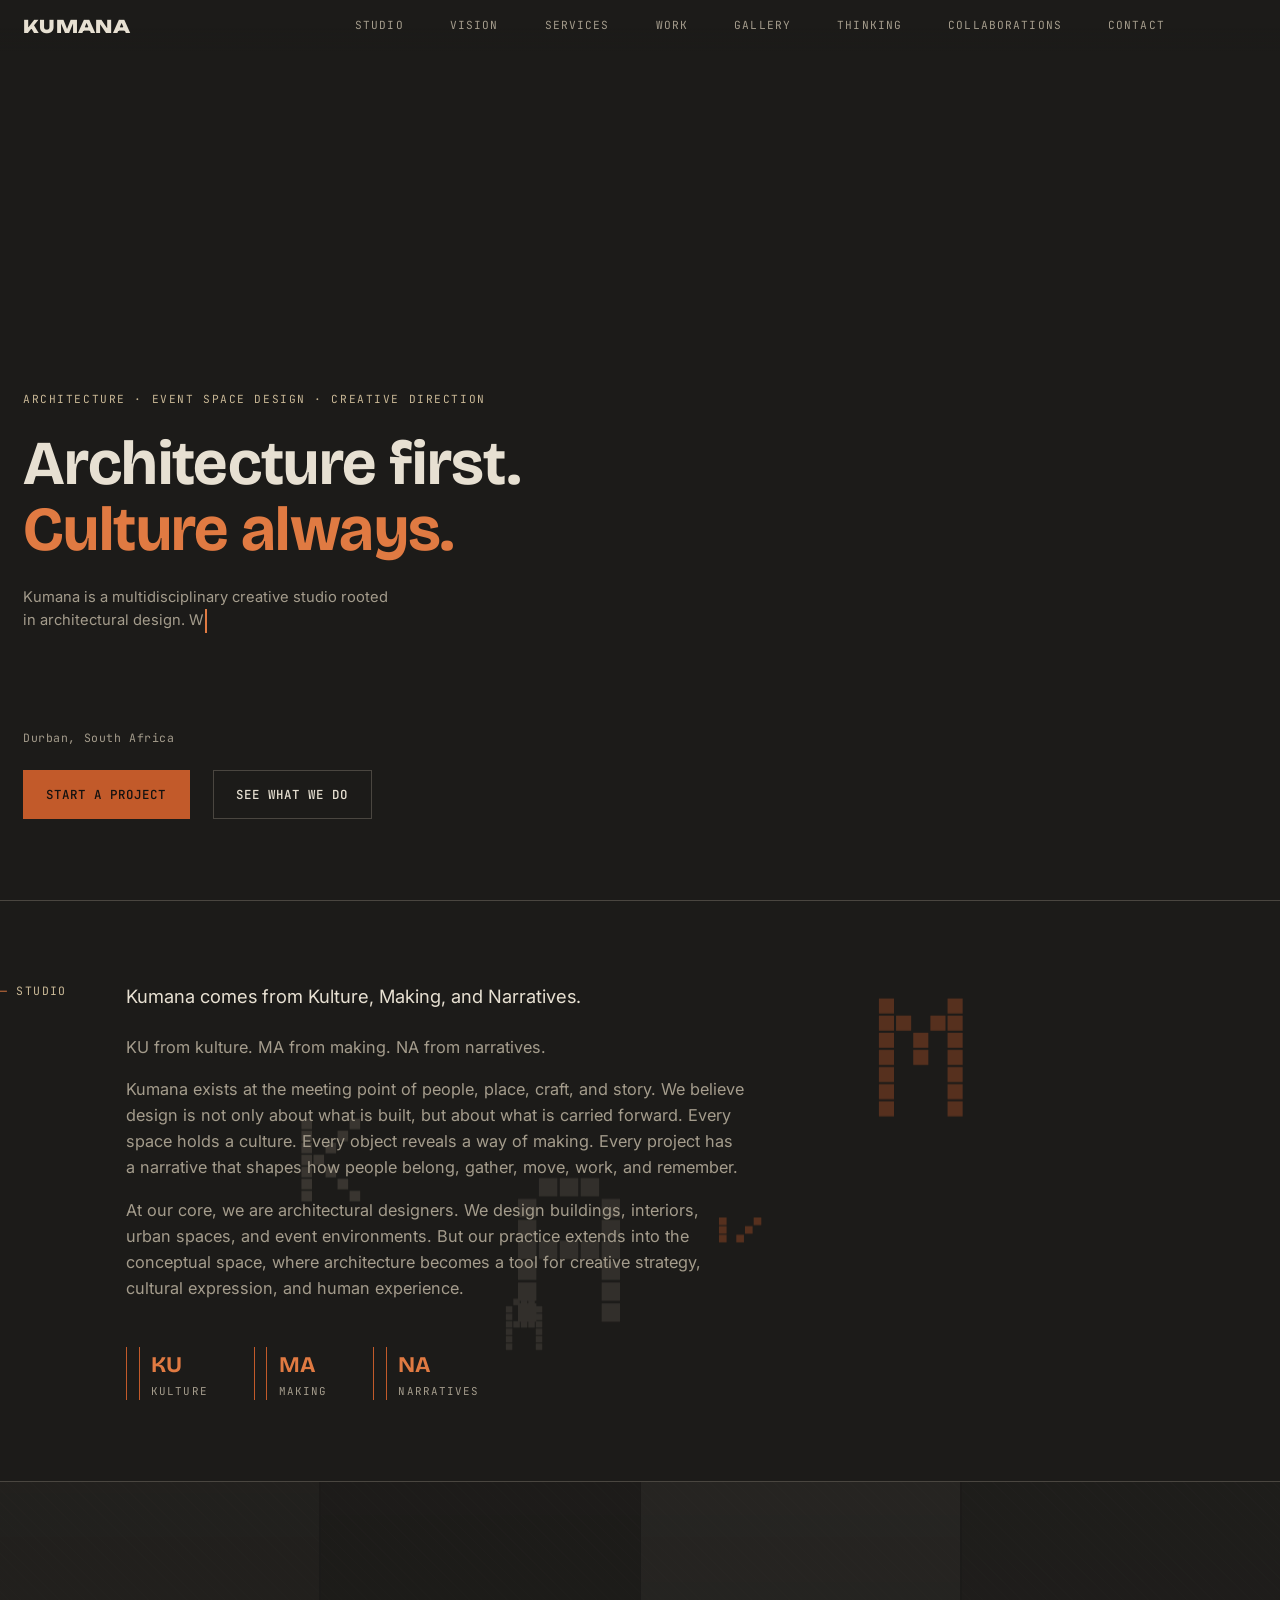
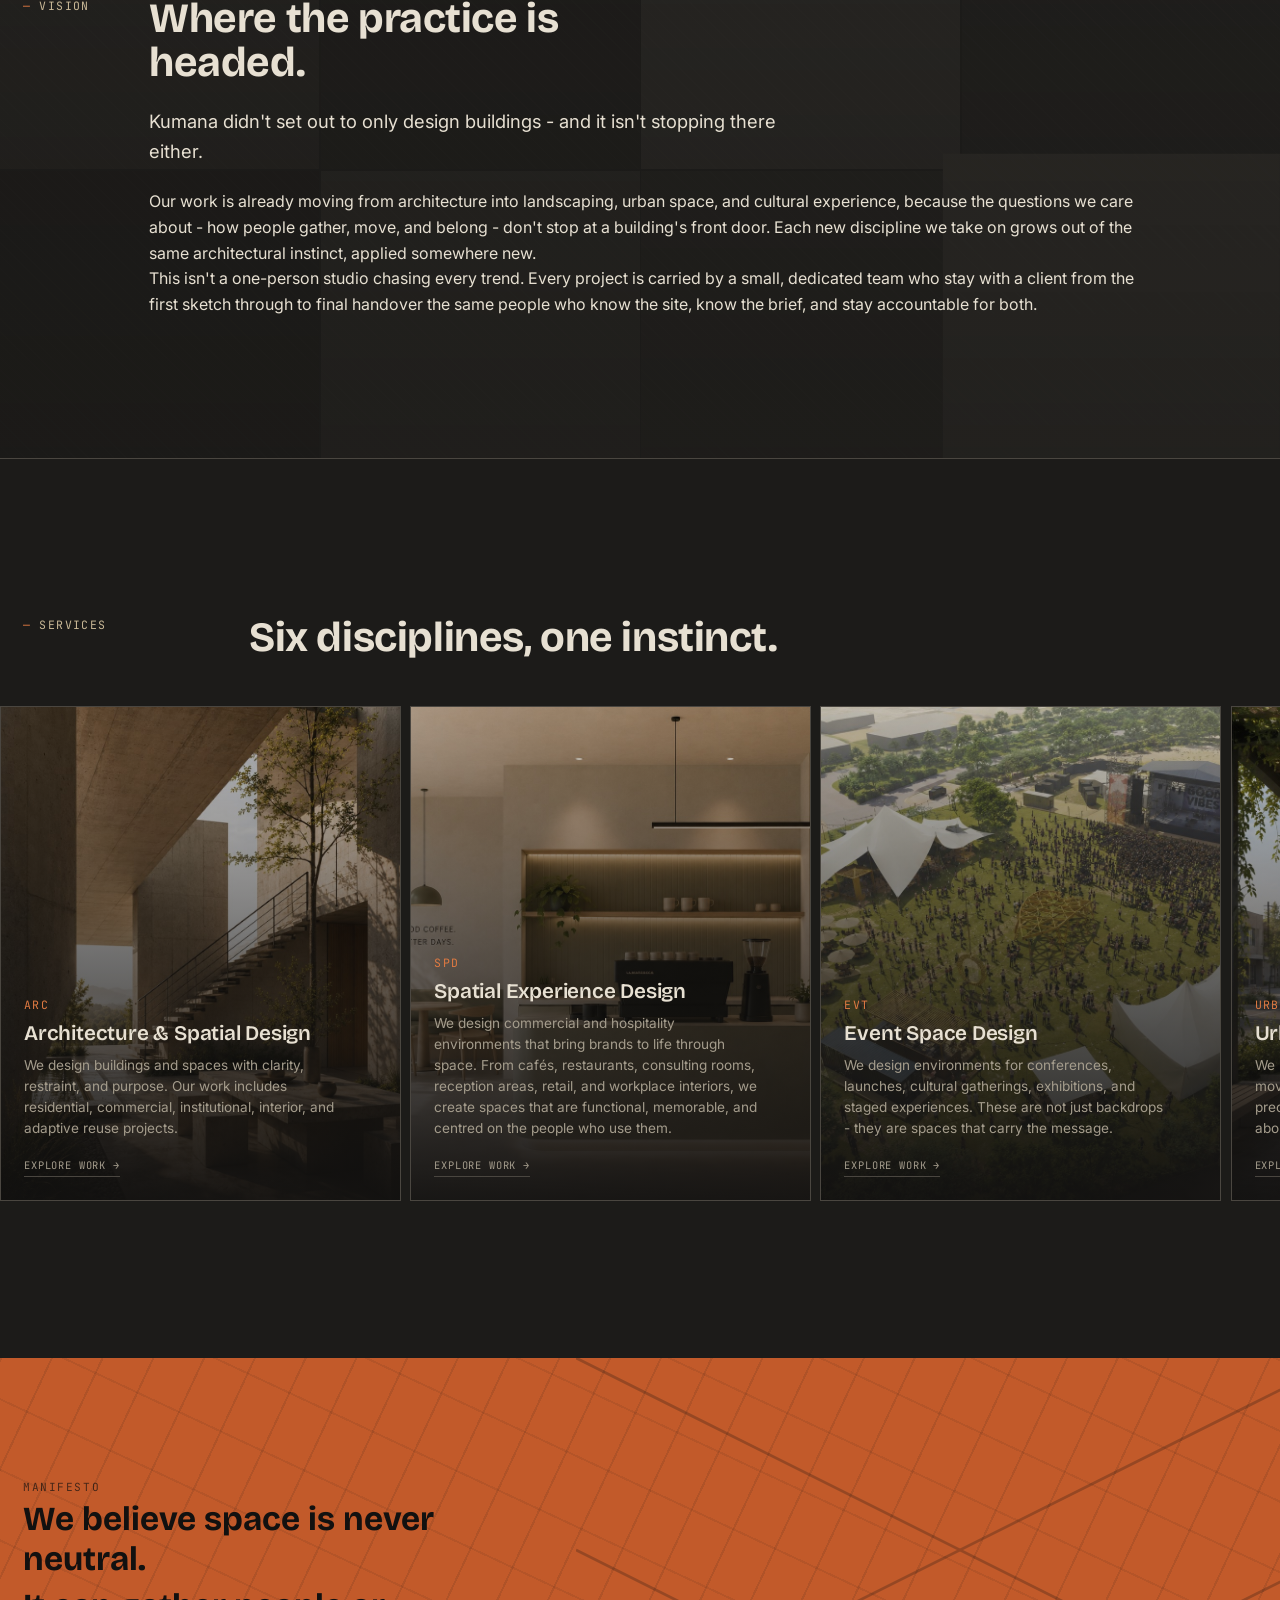
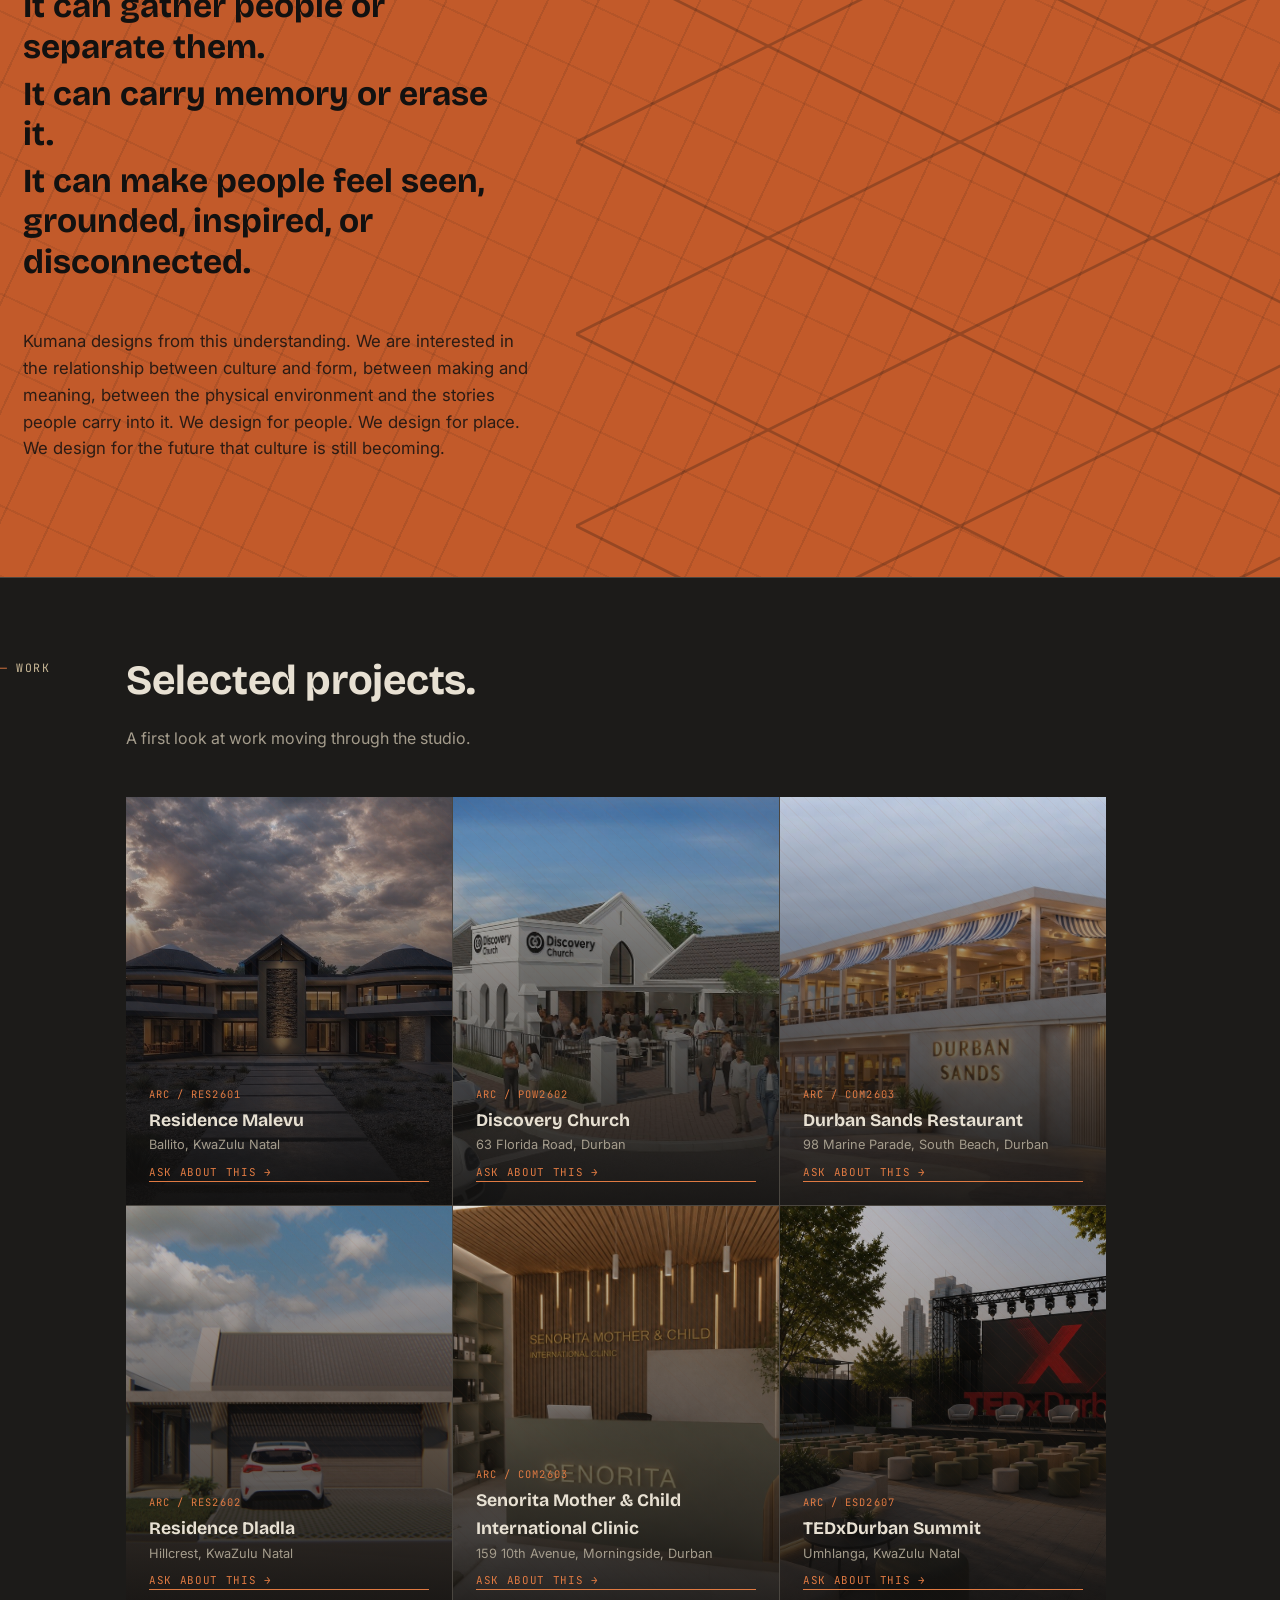
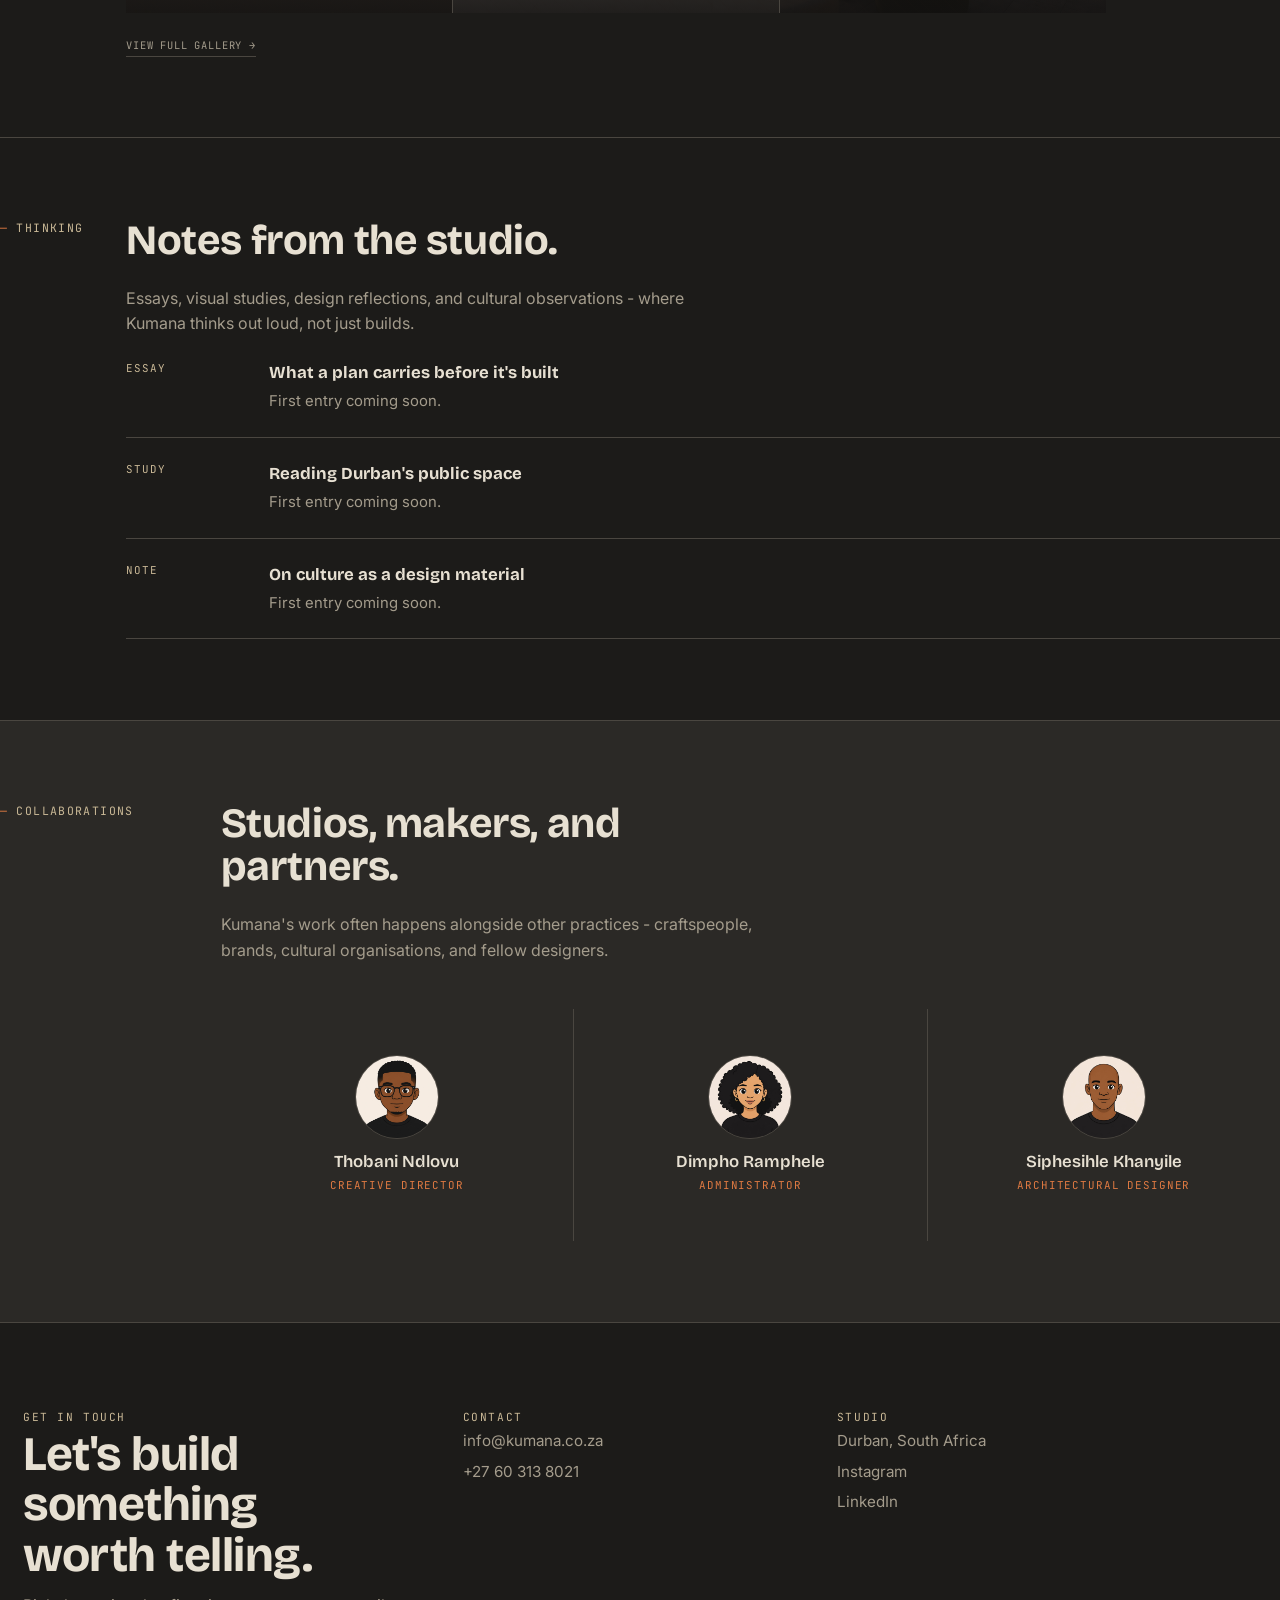
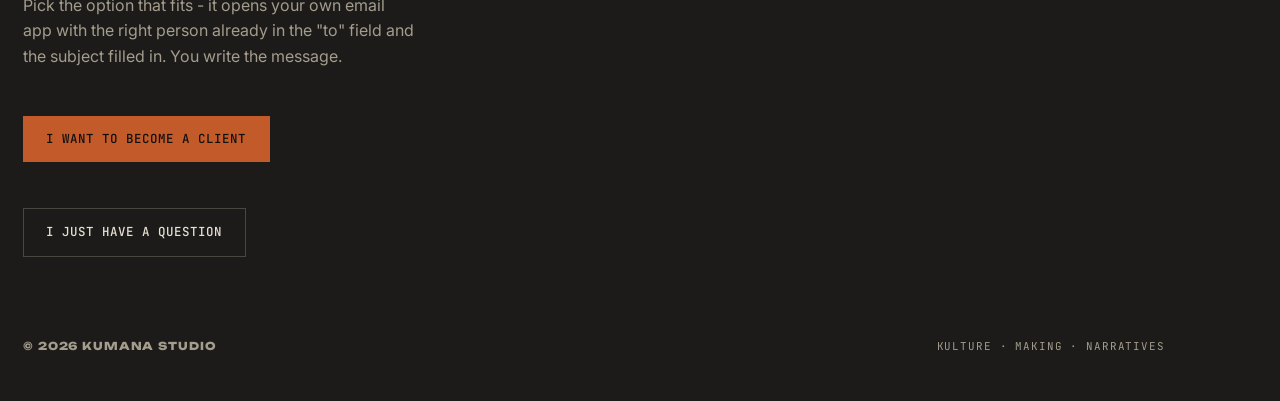
<file: index.html>
<!DOCTYPE html>
<html lang="en">
<head>
<meta charset="UTF-8">
<meta name="viewport" content="width=device-width, initial-scale=1.0">
<title>Kumana - Multidisciplinary Studio Rooted in Architecture</title>
<meta name="description" content="Kumana is a multidisciplinary creative studio rooted in architectural design, working across architecture, urban design, event spaces, creative direction, spatial experience design, and objects. Our name comes from Culture, Making, and Narratives.">
<link rel="preconnect" href="https://fonts.googleapis.com">
<link rel="preconnect" href="https://fonts.gstatic.com" crossorigin>
<link href="https://fonts.googleapis.com/css2?family=Bricolage+Grotesque:opsz,wght@12..96,400;12..96,500;12..96,600;12..96,700;12..96,800&family=Inter:wght@400;500;600&family=JetBrains+Mono:wght@400;500&family=Unbounded:wght@700;800;900&display=swap" rel="stylesheet">
<link rel="stylesheet" href="style.css">
</head>
<body> 

<div class="blueprint-grid" aria-hidden="true"></div>

<!-- flowing architectural contour lines behind entire page -->
<svg class="flow-svg" viewBox="0 0 1200 4000" preserveAspectRatio="none" aria-hidden="true">
  <path class="fl-rust" d="M -50 200 C 200 100, 400 350, 650 220 S 1100 100, 1250 260" />
  <path class="fl-stone" d="M -50 640 C 250 780, 500 520, 780 680 S 1150 820, 1250 700" />
  <path class="fl-rust" d="M -50 1200 C 300 1050, 550 1350, 820 1180 S 1150 1000, 1250 1150" />
  <path class="fl-stone" d="M -50 1750 C 260 1900, 520 1650, 800 1820 S 1150 1980, 1250 1850" />
  <path class="fl-rust" d="M -50 2300 C 280 2150, 560 2420, 830 2260 S 1150 2100, 1250 2240" />
  <path class="fl-stone" d="M -50 2850 C 250 3000, 540 2760, 810 2920 S 1150 3060, 1250 2940" />
  <path class="fl-rust" d="M -50 3400 C 300 3250, 560 3520, 830 3360 S 1150 3200, 1250 3340" />
</svg>

<header>
  <div class="wrap header-inner">
    <div class="mark logo-font">KUMANA</div>
    <nav>
      <a href="#studio">Studio</a>
      <a href="#vision">Vision</a>
      <a href="#services">Services</a>
      <a href="#work">Work</a>
      <a href="gallery.html">Gallery</a>
      <a href="#thinking">Thinking</a>
      <a href="#collaborations">Collaborations</a>
      <a href="#contact">Contact</a>
    </nav>
  </div>
</header>

<main>

  <!-- HERO -->
  <section class="hero">
    <div class="hero-bg" aria-hidden="true">
      <video autoplay muted loop playsinline>
        <source src="images/hero-loop.mp4" type="video/mp4">
      </video>
    </div>
    <div class="hero-overlay" aria-hidden="true"></div>

    <div class="wrap">
      <div class="hero-copy">
        <span class="label">Architecture · Event Space Design · Creative Direction</span>
        <h1>Architecture first. <span class="pop">Culture always.</span></h1>
        <p class="deck"><span id="deck-text"></span><span class="deck-cursor">&nbsp;</span></p>
        <p class="coords">Durban, South Africa</p>
        <div class="cta-row">
          <a class="cta-btn" href="mailto:clients@kumana.studio?subject=New%20Project%20Enquiry">Start a project</a>
          <a class="cta-btn ghost" href="#services">See what we do</a>
        </div>
      </div>
    </div>
  </section> 

  <!-- STUDIO / ABOUT -->
  <section id="studio" class="legend-section wrap about">
    <div class="about-bg" aria-hidden="true">
      <canvas id="kumana-canvas"></canvas>
    </div>
    <div class="legend-grid">
      <div class="tag">Studio</div>
      <div>
        <p class="lede">Kumana comes from Kulture, Making, and Narratives.</p>
        <p>KU from kulture. MA from making. NA from narratives.</p>
        <p>Kumana exists at the meeting point of people, place, craft, and story. We believe design is not only about what is built, but about what is carried forward. Every space holds a culture. Every object reveals a way of making. Every project has a narrative that shapes how people belong, gather, move, work, and remember.</p>
        <p>At our core, we are architectural designers. We design buildings, interiors, urban spaces, and event environments. But our practice extends into the conceptual space, where architecture becomes a tool for creative strategy, cultural expression, and human experience.</p>
        <div class="name-breakdown">
          <div><div class="syll">KU</div><div class="mean">kulture</div></div>
          <div><div class="syll">MA</div><div class="mean">Making</div></div>
          <div><div class="syll">NA</div><div class="mean">Narratives</div></div>
        </div>
      </div>
    </div>
  </section>

  <!-- VISION -->
  <section id="vision" class="vision-section">
    <div class="vision-bg" aria-hidden="true">
      <!-- 8 photo tiles — replace each with a real project/team photo when you have them -->
      <div class="photo-tile"><span></span></div>
      <div class="photo-tile"><span></span></div>
      <div class="photo-tile"><span></span></div>
      <div class="photo-tile"><span></span></div>
      <div class="photo-tile"><span></span></div>
      <div class="photo-tile"><span></span></div>
      <div class="photo-tile"><span></span></div>
      <div class="photo-tile"><span></span></div>
    </div>
    <div class="vision-overlay" aria-hidden="true"></div>
    <div class="wrap">
      <div class="legend-grid">
        <div class="tag">Vision</div>
        <div>
          <h2 class="section-title">Where the practice is headed.</h2>
          <p class="vision-lede">Kumana didn't set out to only design buildings - and it isn't stopping there either.</p>
          <p>Our work is already moving from architecture into landscaping, urban space, and cultural experience, because the questions we care about - how people gather, move, and belong - don't stop at a building's front door. Each new discipline we take on grows out of the same architectural instinct, applied somewhere new.</p>
          <p>This isn't a one-person studio chasing every trend. Every project is carried by a small, dedicated team who stay with a client from the first sketch through to final handover the same people who know the site, know the brief, and stay accountable for both.</p>
          <a class="enquire" href="#collaborations">See who you'll be working with →</a>
        </div>
      </div>
    </div>
  </section>

  <!-- SERVICES -->
  <section id="services" class="services-section">
    <div class="wrap services-header">
      <div class="tag">Services</div>
      <div class="services-header-right">
        <h2 class="section-title">Six disciplines, one instinct.</h2>
      </div>
    </div>
      <div class="carousel-outer">
        <div class="svc-card" style="--card-bg: url('images/arc-bg.jpg')">
          <div class="svc-card-inner">
            <span class="code">ARC</span>
            <h3>Architecture &amp; Spatial Design</h3>
            <p>We design buildings and spaces with clarity, restraint, and purpose. Our work includes residential, commercial, institutional, interior, and adaptive reuse projects.</p>
            <a class="svc-link" href="work/architecture.html">Explore work →</a>
          </div>
        </div>

        <div class="svc-card" style="--card-bg: url('images/spd-bg.jpg')">
          <div class="svc-card-inner">
            <span class="code">SPD</span>
            <h3>Spatial Experience Design</h3>
            <p>We design commercial and hospitality environments that bring brands to life through space. From cafés, restaurants, consulting rooms, reception areas, retail, and workplace interiors, we create spaces that are functional, memorable, and centred on the people who use them.</p>
            <a class="svc-link" href="work/spatial-experience.html">Explore work →</a>
          </div>
        </div>

        <div class="svc-card" style="--card-bg: url('images/evt-bg.jpg')">
          <div class="svc-card-inner">
            <span class="code">EVT</span>
            <h3>Event Space Design</h3>
            <p>We design environments for conferences, launches, cultural gatherings, exhibitions, and staged experiences. These are not just backdrops - they are spaces that carry the message.</p>
            <a class="svc-link" href="work/events.html">Explore work →</a>
          </div>
        </div>

        <div class="svc-card" style="--card-bg: url('images/urb-bg.jpg')">
          <div class="svc-card-inner">
            <span class="code">URB</span>
            <h3>Urban &amp; Public Space Thinking</h3>
            <p>We help imagine places that serve people, movement, memory, and community. From precinct concepts to public realm ideas, we think about how space shapes civic life.</p>
            <a class="svc-link" href="work/urban.html">Explore work →</a>
          </div>
        </div>

        <div class="svc-card" style="--card-bg: url('images/dir-bg.jpg')">
          <div class="svc-card-inner">
            <span class="code">DIR</span>
            <h3>Creative Direction &amp; Concept Design</h3>
            <p>We work with organizations, brands, and cultural platforms to shape visual and spatial concepts, including campaign ideas, brand experiences, installations, and design-led storytelling.</p>
            <a class="svc-link" href="work/direction.html">Explore work →</a>
          </div>
        </div>

        <div class="svc-card" style="--card-bg: url('images/obj-bg.jpg')">
          <div class="svc-card-inner">
            <span class="code">OBJ</span>
            <h3>Furniture, Objects &amp; Installations</h3>
            <p>We explore smaller-scale design through objects, furniture, and installations that extend the language of architecture into everyday life.</p>
            <a class="svc-link" href="work/objects.html">Explore work →</a>
          </div>
        </div>

      </div>
  </section>

  <!-- MANIFESTO -->
  <section class="manifesto">
    <svg class="truss" viewBox="0 0 400 600" preserveAspectRatio="none" aria-hidden="true">
      <g stroke="#121110" stroke-width="1.5" fill="none" opacity="0.5">
        <path d="M0 0 L400 200 M0 100 L400 300 M0 200 L400 400 M0 300 L400 500 M0 400 L400 600" />
        <path d="M400 0 L0 200 M400 100 L0 300 M400 200 L0 400 M400 300 L0 500 M400 400 L0 600" />
      </g>
    </svg>
    <div class="wrap">
      <span class="label">Manifesto</span>
      <div class="m-lines">
        <p>We believe space is never neutral.</p>
        <p>It can gather people or separate them.</p>
        <p>It can carry memory or erase it.</p>
        <p>It can make people feel seen, grounded, inspired, or disconnected.</p>
      </div>
      <p class="m-close">Kumana designs from this understanding. We are interested in the relationship between culture and form, between making and meaning, between the physical environment and the stories people carry into it. We design for people. We design for place. We design for the future that culture is still becoming.</p>
    </div>
  </section>

  <!-- WORK -->
  <section id="work" class="legend-section wrap">
    <div class="legend-grid work-legend-grid">
      <div class="tag">Work</div>
      <div class="work-content">
        <h2 class="section-title">Selected projects.</h2>
        <p style="color:var(--stone-dim); max-width:50ch;">A first look at work moving through the studio.</p>
        <div class="work-grid">
          <div class="work-item"><img src="images/arc-res2601-Residence-Malevu.jpg" alt="Modern residence project"><span class="wcode">ARC / RES2601</span><h4>Residence Malevu</h4><span class="status">Ballito, KwaZulu Natal</span><a class="w-enquire" href="mailto:clients@kumana.studio?subject=Enquiry%3A%20Project%20ARC%2FRES2601">Ask about this →</a></div>
          <div class="work-item"><img src="images/arc-pow2602-Discovery-church.jpg" alt="Discovery Church project"><span class="wcode">ARC / POW2602</span><h4>Discovery Church</h4><span class="status">63 Florida Road, Durban</span><a class="w-enquire" href="mailto:clients@kumana.studio?subject=Enquiry%3A%20Project%20ARC%2FPOW2602">Ask about this →</a></div>
          <div class="work-item"><img src="images/arc-com2603-durban-sands.jpg" alt="Durban Sands project"><span class="wcode">ARC / COM2603</span><h4>Durban Sands Restaurant</h4><span class="status">98 Marine Parade, South Beach, Durban</span><a class="w-enquire" href="mailto:clients@kumana.studio?subject=Enquiry%3A%20Project%20ARC%2FCOM2603">Ask about this →</a></div>
          <div class="work-item"><img src="images/arc-res2602-Residence-Dladla.jpg" alt="Residence Dladla project"><span class="wcode">ARC / RES2602</span><h4>Residence Dladla</h4><span class="status">Hillcrest, KwaZulu Natal</span><a class="w-enquire" href="mailto:clients@kumana.studio?subject=Enquiry%3A%20Project%20ARC%2FRES2602">Ask about this →</a></div>
          <div class="work-item"><img src="images/arc-com2603-Senorita-Mother-&-child-international-clinic.jpg" alt="Senorita Mother & Child International Clinic project"><span class="wcode">ARC / COM2603</span><h4>Senorita Mother & Child International Clinic</h4><span class="status">159 10th Avenue, Morningside, Durban</span><a class="w-enquire" href="mailto:clients@kumana.studio?subject=Enquiry%3A%20Project%20ARC%2FCOM2603">Ask about this →</a></div>
          <div class="work-item"><img src="images/arc-esd2607-TEDxDurban-Summit.jpg" alt="TEDxDurban Summit project"><span class="wcode">ARC / ESD2607</span><h4>TEDxDurban Summit</h4><span class="status">Umhlanga, KwaZulu Natal</span><a class="w-enquire" href="mailto:clients@kumana.studio?subject=Enquiry%3A%20Project%20ARC%2FESD2607">Ask about this →</a></div>
        </div>
        <a class="svc-link" style="display:inline-block; margin-top:var(--space-s);" href="gallery.html">View full gallery →</a>
      </div>
    </div>
  </section>

  <!-- THINKING -->
  <section id="thinking" class="legend-section wrap">
    <div class="legend-grid">
      <div class="tag">Thinking</div>
      <div>
        <h2 class="section-title">Notes from the studio.</h2>
        <p style="color:var(--stone-dim); max-width:56ch; margin-bottom:var(--space-s);">Essays, visual studies, design reflections, and cultural observations - where Kumana thinks out loud, not just builds.</p>
        <div class="thinking-list">
          <div class="thinking-item">
            <span class="t-tag">Essay</span>
            <div><h4>What a plan carries before it's built</h4><p>First entry coming soon.</p></div>
          </div>
          <div class="thinking-item">
            <span class="t-tag">Study</span>
            <div><h4>Reading Durban's public space</h4><p>First entry coming soon.</p></div>
          </div>
          <div class="thinking-item">
            <span class="t-tag">Note</span>
            <div><h4>On culture as a design material</h4><p>First entry coming soon.</p></div>
          </div>
        </div>
      </div>
    </div>
  </section>

  <!-- COLLABORATIONS -->
  <section id="collaborations" class="legend-section wrap collab hatch">
    <div class="legend-grid">
      <div class="tag">Collaborations</div>
      <div>
        <h2 class="section-title">Studios, makers, and partners.</h2>
        <p style="color:var(--stone-dim); max-width:56ch; margin-bottom:var(--space-s);">Kumana's work often happens alongside other practices - craftspeople, brands, cultural organisations, and fellow designers.</p>
        <div class="collab-grid">
          <div class="collab-cell">
            <div class="collab-photo"><img src="images/thobani-ndlovu.jpg" alt=""></div>
            <div>
              <div class="collab-name">Thobani Ndlovu</div>
              <div class="collab-role">Creative Director</div>
            </div>
          </div>
          <div class="collab-cell">
            <div class="collab-photo"><img src="images/dimpho-ramphele.jpg" alt=""></div>
            <div>
              <div class="collab-name">Dimpho Ramphele</div>
              <div class="collab-role">Administrator</div>
            </div>
          </div>
          <div class="collab-cell">
            <div class="collab-photo"><img src="images/siphesihle-khanyile.jpg" alt=""></div>
            <div>
              <div class="collab-name">Siphesihle Khanyile</div>
              <div class="collab-role">Architectural Designer</div>
            </div>
          </div>
        </div>
      </div>
    </div>
  </section>

  <!-- CONTACT -->
  <footer id="contact" class="wrap">
    <div class="foot-grid">
      <div>
        <span class="label">Get in touch</span>
        <h2>Let's build something worth telling.</h2>
        <p style="color:var(--stone-dim); max-width:44ch; margin-top:0.8rem;">Pick the option that fits - it opens your own email app with the right person already in the "to" field and the subject filled in. You write the message.</p>
        <div class="cta-row" style="margin-top:var(--space-s); flex-direction:column; align-items:flex-start;">
          <button type="button" class="cta-btn" id="become-client-btn">I want to become a client</button>
          <a class="cta-btn ghost" href="mailto:queries@kumana.studio?subject=I%20just%20have%20a%20question">I just have a question</a>
        </div>
      </div>
      <div class="col">
        <span class="label">Contact</span>
        <a href="mailto:info@kumana.co.za">info@kumana.co.za</a>
        <a href="tel:+27603138021">+27 60 313 8021</a>
      </div>
      <div class="col">
        <span class="label">Studio</span>
        <p>Durban, South Africa</p>
        <a href="https://www.instagram.com/kumana.co/">Instagram</a>
        <a href="https://www.linkedin.com/company/kumanacollective/">LinkedIn</a>
      </div>
    </div>
    <div class="bottom">
      <span class="logo-font">© 2026 KUMANA STUDIO</span>
      <span>KULTURE · MAKING · NARRATIVES</span>
    </div>
  </footer>

  <!-- BECOME A CLIENT — MODAL FORM -->
  <div class="modal-overlay" id="client-modal-overlay" hidden>
    <div class="modal-dialog" role="dialog" aria-modal="true" aria-labelledby="client-modal-title">
      <button type="button" class="modal-close" id="client-modal-close" aria-label="Close form">&times;</button>
      <span class="label">New enquiry</span>
      <h2 id="client-modal-title" class="section-title modal-title">Tell us about your project.</h2>
      <p style="color:var(--stone-dim); max-width:52ch; margin-bottom:var(--space-m);">Fill this in and it opens your email app with everything already written up - check it over and hit send.</p>

      <form id="client-form" novalidate>
        <div class="form-row-2">
          <div class="form-field">
            <label for="cf-name">Name</label>
            <input type="text" id="cf-name" name="name" autocomplete="given-name" required>
          </div>
          <div class="form-field">
            <label for="cf-surname">Surname</label>
            <input type="text" id="cf-surname" name="surname" autocomplete="family-name" required>
          </div>
        </div>

        <div class="form-row-2">
          <div class="form-field">
            <label for="cf-email">Email</label>
            <input type="email" id="cf-email" name="email" autocomplete="email" required>
          </div>
          <div class="form-field">
            <label for="cf-whatsapp">WhatsApp number</label>
            <input type="tel" id="cf-whatsapp" name="whatsapp" placeholder="+27 XX XXX XXXX" autocomplete="tel" required>
          </div>
        </div>

        <div class="form-field">
          <label id="cf-project-type-label">Project type</label>
          <div class="quick-picks" data-group="project-type" role="group" aria-labelledby="cf-project-type-label">
            <button type="button" class="quick-pick" data-value="New Build" aria-pressed="false">New Build</button>
            <button type="button" class="quick-pick" data-value="Addition / Renovation" aria-pressed="false">Addition / Renovation</button>
          </div>
        </div>

        <div class="form-field">
          <label id="cf-discipline-label">Discipline</label>
          <div class="quick-picks" data-group="discipline" role="group" aria-labelledby="cf-discipline-label">
            <button type="button" class="quick-pick" data-value="Architecture &amp; Spatial Design" aria-pressed="false">Architecture &amp; Spatial Design</button>
            <button type="button" class="quick-pick" data-value="Spatial Experience Design" aria-pressed="false">Spatial Experience Design</button>
            <button type="button" class="quick-pick" data-value="Event Space Design" aria-pressed="false">Event Space Design</button>
            <button type="button" class="quick-pick" data-value="Urban &amp; Public Space Thinking" aria-pressed="false">Urban &amp; Public Space Thinking</button>
            <button type="button" class="quick-pick" data-value="Creative Direction &amp; Concept Design" aria-pressed="false">Creative Direction &amp; Concept Design</button>
            <button type="button" class="quick-pick" data-value="Furniture, Objects &amp; Installations" aria-pressed="false">Furniture, Objects &amp; Installations</button>
          </div>
        </div>

        <div class="form-field">
          <label for="cf-location">Project location</label>
          <select id="cf-location" name="location" required>
            <option value="" disabled selected>Select a province</option>
            <option>Eastern Cape</option>
            <option>Free State</option>
            <option>Gauteng</option>
            <option>KwaZulu-Natal</option>
            <option>Limpopo</option>
            <option>Mpumalanga</option>
            <option>North West</option>
            <option>Northern Cape</option>
            <option>Western Cape</option>
            <option>Outside South Africa</option>
          </select>
        </div>

        <button type="submit" class="form-submit">Send enquiry →</button>
        <p class="form-status" id="cf-status" role="status"></p>
      </form>
    </div>
  </div>

</main>

<script src="script.js"></script>


</body>
</html>
</file>
<file: style.css>
:root{
    --charcoal:#1c1b19;
    --charcoal-deep:#121110;
    --charcoal-light:#2b2926;
    --stone:#e7e0d2;
    --stone-dim:#a49c8c;
    --rust:#c25a2a;
    --rust-bright:#e07a42;
    --rust-dim:#8a3f1e; 
    --indigo:#414d73;
    --line:#4a4640;
    --sand:#c9b896;
    --space-xs: clamp(0.5rem, 0.4rem + 0.4vw, 0.75rem);
    --space-s: clamp(1rem, 0.8rem + 0.8vw, 1.5rem);
    --space-m: clamp(2rem, 1.6rem + 1.6vw, 3rem);
    --space-l: clamp(3.5rem, 2.8rem + 2.8vw, 6rem);
    --space-xl: clamp(5rem, 4rem + 4vw, 9rem);
  }

  *{box-sizing:border-box; margin:0; padding:0;}
  html{scroll-behavior:smooth;}

  body{
    background:var(--charcoal);
    color:var(--stone);
    font-family:'Inter', sans-serif;
    font-size:16px;
    line-height:1.6;
    overflow-x:hidden;
  }

  ::selection{ background:var(--rust); color:var(--charcoal-deep); }
  a{ color:inherit; text-decoration:none; }
  :focus-visible{ outline:2px solid var(--rust-bright); outline-offset:4px; }

  h1,h2,h3{
    font-family:'Bricolage Grotesque', sans-serif;
    font-weight:700;
    letter-spacing:-0.01em;
    line-height:1.05;
  }

  .label{
    font-family:'JetBrains Mono', monospace;
    font-size:0.7rem;
    letter-spacing:0.14em;
    text-transform:uppercase;
    color:var(--sand);
  }

  .wrap{
    max-width:1300px;
    margin:0;
    padding-left:var(--space-s);
    padding-right:var(--space-xl);
  }

  /* ================= FLOWING ARCHITECTURAL PATTERN LAYER ================= */
  .blueprint-grid{
    position:fixed; inset:0; pointer-events:none; z-index:0;
    background-image:
      linear-gradient(var(--line) 1px, transparent 1px),
      linear-gradient(90deg, var(--line) 1px, transparent 1px);
    background-size:64px 64px;
    opacity:0.05;
  }

  .flow-svg{
    position:fixed; inset:0; width:100%; height:100%;
    pointer-events:none; z-index:0;
    opacity:0.14;
  }
  .flow-svg path{ fill:none; stroke-width:1.1; }
  .flow-svg .fl-rust{ stroke:var(--rust); }
  .flow-svg .fl-stone{ stroke:var(--stone-dim); }

  /* diagonal hatch used on gray/utility surfaces */
  .hatch{
    background-image:repeating-linear-gradient(
      -45deg,
      rgba(231,224,210,0.05) 0px,
      rgba(231,224,210,0.05) 1px,
      transparent 1px,
      transparent 10px
    );
  }

  /* ================= NAV ================= */
  header{
    position:fixed; top:0; left:0; right:0; z-index:50;
    padding:var(--space-xs) 0;
    background:linear-gradient(var(--charcoal) 55%, transparent);
  }
  .header-inner{
    display:flex; justify-content:space-between; align-items:center;
    gap:var(--space-m);
  }
  header .mark{
    font-weight:800; font-size:1.1rem; letter-spacing:0.02em;
    flex-shrink:0;
  }
  .logo-font{
    font-family:'Unbounded', sans-serif;
    font-weight:800;
  }
  header nav{ display:flex; gap:var(--space-m); flex-wrap:wrap; justify-content:flex-end; }
  header nav a{
    font-family:'JetBrains Mono', monospace;
    font-size:0.7rem; letter-spacing:0.1em; text-transform:uppercase;
    color:var(--stone-dim); transition:color .2s ease; position:relative;
    white-space:nowrap;
  }
  header nav a:hover{ color:var(--stone); }
  header nav a::after{
    content:''; position:absolute; left:0; bottom:-4px;
    width:0; height:1px; background:var(--rust-bright);
    transition:width .25s ease;
  }
  header nav a:hover::after{ width:100%; }
  @media (max-width:820px){ header nav{ display:none; } }

  section{ position:relative; z-index:1; }

  /* ================= HERO — full-bleed background with overlaid copy ================= */
  .hero{
    min-height:100svh;
    position:relative;
    display:flex;
    align-items:flex-end;
    padding-top:var(--space-xl); padding-bottom:var(--space-l);
    overflow:hidden;
    isolation:isolate;
  }

  .hero-bg{
    position:absolute; inset:0;
    z-index:-2;
    display:flex; align-items:center; justify-content:center;
    background:var(--charcoal);
  }
  .hero-bg video{
    width:100%; height:100%; object-fit:cover; display:block;
  }
  .hero-bg svg{ width:60%; max-width:520px; height:auto; opacity:0.5; }
  .hero-bg path, .hero-bg line, .hero-bg circle{
    fill:none; stroke:var(--stone-dim); stroke-width:1;
    stroke-dasharray:1600; stroke-dashoffset:1600;
    animation:draw 2.8s ease forwards .3s;
  }
  .hero-bg .accent{ stroke:var(--rust-bright); stroke-width:1.4; }

  .hero-overlay{
    position:absolute; inset:0; z-index:-1;
    background:linear-gradient(180deg, rgba(28,27,25,0.55) 0%, rgba(28,27,25,0.75) 55%, rgba(28,27,25,0.92) 100%);
  }

  .hero-copy{ position:relative; max-width:56ch; }
  .hero-copy .label{ margin-bottom:var(--space-s); display:block; }
  .hero h1{
    font-size:clamp(2.1rem, 1.6rem + 3vw, 3.9rem);
    max-width:13ch;
  }
  .hero h1 .pop{ color:var(--rust-bright); }
  .hero p.deck{
    margin-top:var(--space-s); max-width:42ch;
    color:var(--stone-dim); font-size:0.92rem;
    min-height:6.6em;
    position:relative;
  }
  .deck-cursor{
    display:inline-block;
    width:2px;
    background:var(--rust-bright);
    margin-left:2px;
    animation:blink 0.9s step-end infinite;
  }
  @keyframes blink{ 50%{ opacity:0; } }
  .hero .coords{
    margin-top:var(--space-m);
    font-family:'JetBrains Mono', monospace;
    font-size:0.72rem; color:var(--stone-dim); letter-spacing:0.05em;
  }
  @keyframes draw{ to{ stroke-dashoffset:0; } }

  /* ================= LEGEND SECTION SCAFFOLD ================= */
  .legend-section{ padding:var(--space-l) 0; border-top:1px solid var(--line); }
  .legend-grid{ display:grid; grid-template-columns:80px 1fr; gap:var(--space-m); }
  @media (max-width:760px){ .legend-grid{ grid-template-columns:1fr; gap:var(--space-s); } }
  .legend-grid .tag, .services-header .tag{
    font-family:'JetBrains Mono', monospace; font-size:0.72rem;
    letter-spacing:0.12em; text-transform:uppercase; color:var(--sand);
    display:flex; align-items:flex-start; gap:0.5rem;
  }
  .legend-grid .tag::before, .services-header .tag::before{ content:'—'; color:var(--rust-bright); }
  .section-title{
    font-size:clamp(1.8rem, 1.4rem + 2vw, 2.6rem);
    max-width:20ch; margin-bottom:var(--space-s);
  }

  /* ================= ABOUT ================= */
  .about{ overflow:hidden; }
  .about-bg{
    position:absolute;
    inset:0;
    z-index:0;
    pointer-events:none;
    opacity:0.35;
    overflow:hidden;
  }
  .about-bg canvas{ width:100%; height:100%; display:block; }
  @media (max-width:700px){
    .about-bg{ opacity:0.28; }
  }
  .about .legend-grid{ position:relative; z-index:1; }
  .about p{ max-width:62ch; color:var(--stone-dim); font-size:1.02rem; }

  /* ================= VISION — photo collage background ================= */
  .vision-section{
    position:relative;
    padding:var(--space-xl) 0;
    overflow:hidden;
    isolation:isolate;
    border-top:1px solid var(--line);
  }
  .vision-bg{
    position:absolute; inset:0; z-index:-2;
    display:grid;
    grid-template-columns:repeat(4, 1fr);
    grid-template-rows:repeat(2, 1fr);
    gap:2px;
  }
  .photo-tile{
    background:var(--charcoal-light);
    position:relative;
    display:flex; align-items:center; justify-content:center;
    overflow:hidden;
    transform:scale(1);
    transition:transform 1.1s ease, filter 1.1s ease;
    will-change:transform;
  }
  .photo-tile img{
    position:absolute; inset:0;
    width:100%; height:100%;
    object-fit:cover;
  }
  .photo-tile.random-hover{
    transform:scale(1.12);
    filter:brightness(1.15);
    z-index:1;
  }
  .photo-tile::before{
    content:'';
    position:absolute; inset:0;
    background:repeating-linear-gradient(45deg, transparent, transparent 8px, rgba(231,224,210,0.04) 8px, rgba(231,224,210,0.04) 9px);
  }
  .photo-tile:nth-child(1){ background:#3d3934; }
  .photo-tile:nth-child(2){ background:#221f1c; }
  .photo-tile:nth-child(3){ background:#55504a; }
  .photo-tile:nth-child(4){ background:#2b2926; }
  .photo-tile:nth-child(5){ background:#181613; }
  .photo-tile:nth-child(6){ background:#4a453e; }
  .photo-tile:nth-child(7){ background:#332f2a; }
  .photo-tile:nth-child(8){ background:#5c564e; }
  @media (max-width:700px){
    .vision-bg{ grid-template-columns:repeat(2, 1fr); grid-template-rows:repeat(4, 1fr); }
  }
  .vision-overlay{
    position:absolute; inset:0; z-index:-1;
    background:linear-gradient(180deg, rgba(28,27,25,0.82) 0%, rgba(28,27,25,0.92) 100%);
  }
  .vision-lede{ color:var(--stone); font-size:1.15rem; max-width:56ch; margin-bottom:var(--space-s); }
  .about p + p{ margin-top:1rem; }
  .about .lede{ color:var(--stone); font-size:1.15rem; max-width:56ch; margin-bottom:var(--space-s); }
  .name-breakdown{ display:flex; gap:var(--space-m); margin-top:var(--space-m); flex-wrap:wrap; }
  .name-breakdown div{ border-left:1px solid var(--rust); padding-left:var(--space-xs); }
  .name-breakdown .syll{ font-family:'Bricolage Grotesque', sans-serif; color:var(--rust-bright); font-size:1.4rem; font-weight:700; }
  .name-breakdown .mean{ font-family:'JetBrains Mono', monospace; font-size:0.68rem; text-transform:uppercase; letter-spacing:0.1em; color:var(--stone-dim); }

  /* ================= SERVICES CAROUSEL ================= */
  .services-section{
    padding: var(--space-l) 0;
    border-top: 1px solid var(--line);
    min-height: 100svh;
    display: flex;
    flex-direction: column;
    justify-content: center;
    position: relative;
    z-index: 1;
  }
  .services-header{
    display: grid;
    grid-template-columns: 180px 1fr;
    gap: var(--space-m);
    margin-bottom: var(--space-m);
    align-items: start;
  }
  @media (max-width:760px){ .services-header{ grid-template-columns:1fr; } }
  .services-header-right{ display:flex; flex-direction:column; gap:var(--space-s); }
  .services-header .section-title{ margin-bottom:0; }
  
  .carousel-outer{
  display:flex;align-items:center;gap:0.6rem;padding:0 var(--space-s);
  overflow-x:auto;
  scroll-snap-type:x proximity;
  -webkit-overflow-scrolling:touch;
  scrollbar-width:thin;
  scrollbar-color:var(--rust) transparent;
}
.carousel-outer::-webkit-scrollbar{ height:6px; }
.carousel-outer::-webkit-scrollbar-track{ background:transparent; }
.carousel-outer::-webkit-scrollbar-thumb{ background:var(--rust); border-radius:3px; }
.carousel-btn{
  background:transparent;
  border:none;
  color:var(--line);
  font-size:1.8rem;
  line-height:1;
  cursor:pointer;
  flex-shrink:0;
  padding:0.2rem 0.4rem;
  transition:color .2s;
}
.carousel-btn:hover{color:var(--rust-bright);}
  /* Cards */
  .svc-card{
    flex:0 0 calc(33.333% - 0.67rem);
    min-width:240px;
    height:clamp(340px,55vh,500px);
    background-color:#1e1d1b;
    background-image:var(--card-bg);
    background-size:cover;
    background-position:center;
    position:relative;
    padding:var(--space-s);
    display:flex;
    flex-direction:column;
    justify-content:flex-start;
    gap:0;
    border:1px solid var(--line);
    transition:border-color .3s;
    scroll-snap-align:start;
  }
  .svc-link{
    display:inline-flex; align-items:center; gap:0.4rem;
    margin-top:0.6rem;
    font-family:'JetBrains Mono', monospace;
    font-size:0.65rem; letter-spacing:0.08em;
    text-transform:uppercase; color:var(--stone-dim);
    border-bottom:1px solid var(--line);
    padding-bottom:0.15rem;
    transition:color .2s, border-color .2s, gap .2s;
    width:fit-content;
  }
  .svc-link:hover{ color:var(--rust-bright); border-color:var(--rust-bright); gap:0.6rem; }

  .svc-card:hover{ border-color: var(--rust); }
  .svc-card::before{
    content: '';
    position: absolute; inset: 0;
    background: linear-gradient(
      to top,
      rgba(18,17,16,0.96) 0%,
      rgba(18,17,16,0.6) 50%,
      rgba(18,17,16,0.15) 100%
    );
    z-index: 1;
    transition: opacity .3s;
  }
  .svc-card:hover::before{
    background: linear-gradient(
      to top,
      rgba(18,17,16,0.98) 0%,
      rgba(18,17,16,0.7) 50%,
      rgba(18,17,16,0.25) 100%
    );
  }
  .svc-card-inner{
    position: absolute;
    bottom: 0; left: 0; right: 0;
    padding: var(--space-s);
    z-index: 2;
    display: flex;
    flex-direction: column;
    gap: 0.5rem;
  }
  .svc-card .code{
    font-family: 'JetBrains Mono', monospace;
    color: var(--rust-bright);
    font-size: 0.72rem;
    letter-spacing: 0.12em;
    text-transform: uppercase;
  }
  .svc-card h3{
    font-family: 'Bricolage Grotesque', sans-serif;
    font-size: clamp(1rem, 1.2vw + 0.5rem, 1.3rem);
    font-weight: 600;
    color: var(--stone);
    line-height: 1.2;
  }
  .svc-card p{
    color: var(--stone-dim);
    font-size: 0.85rem;
    line-height: 1.55;
    max-width: 36ch;
  }
  .svc-card:hover p{
    opacity: 1;
    transform: translateY(0);
  }
  .enquire{
    display: inline-flex; align-items: center; gap: 0.4rem;
    font-family: 'JetBrains Mono', monospace;
    font-size: 0.68rem; letter-spacing: 0.06em; text-transform: uppercase;
    color: var(--rust-bright);
    width: fit-content;
    border-bottom: 1px solid transparent;
    transition: border-color .2s, gap .2s;
    opacity: 0;
    transform: translateY(4px);
    transition: opacity .3s .1s, transform .3s .1s, border-color .2s, gap .2s;
  }
  .svc-card:hover .enquire{
    opacity: 1;
    transform: translateY(0);
  }
  .enquire:hover{ border-color: var(--rust-bright); gap: 0.6rem; }

  @media (max-width:900px){
    .svc-card{ flex: 0 0 calc(50% - 0.6rem); }
  }
  @media (max-width:560px){
    .svc-card{ flex: 0 0 85%; }
  }

  /* Hero + footer primary CTA button */
  .cta-btn{
    display:inline-flex; align-items:center; gap:0.5rem;
    margin-top:var(--space-s);
    padding:0.85rem 1.4rem;
    background:var(--rust);
    color:var(--charcoal-deep);
    font-family:'JetBrains Mono', monospace;
    font-size:0.78rem; letter-spacing:0.08em; text-transform:uppercase;
    font-weight:500;
    border:1px solid var(--rust);
    transition:background .2s ease, color .2s ease;
  }
  .cta-btn:hover{ background:transparent; color:var(--rust-bright); }
  .cta-btn.ghost{
    background:transparent; color:var(--stone);
    border:1px solid var(--line);
  }
  .cta-btn.ghost:hover{ border-color:var(--rust-bright); color:var(--rust-bright); }
  .cta-row{ display:flex; gap:var(--space-s); flex-wrap:wrap; }

  /* ================= CONTACT FORM ================= */
  .form-field{ display:flex; flex-direction:column; gap:0.4rem; margin-bottom:var(--space-s); }
  .form-field label{
    font-family:'JetBrains Mono', monospace; font-size:0.68rem;
    letter-spacing:0.08em; text-transform:uppercase; color:var(--sand);
  }
  .form-field input, .form-field select, .form-field textarea{
    background:var(--charcoal-light);
    border:1px solid var(--line);
    color:var(--stone);
    font-family:'Inter', sans-serif;
    font-size:0.95rem;
    padding:0.75rem 0.9rem;
    border-radius:2px;
  }
  .form-field input:focus, .form-field select:focus, .form-field textarea:focus{
    outline:none; border-color:var(--rust-bright);
  }
  .form-field textarea{ resize:vertical; min-height:110px; font-family:'Inter', sans-serif; }
  .form-row-2{ display:grid; grid-template-columns:1fr 1fr; gap:var(--space-s); }
  @media (max-width:600px){ .form-row-2{ grid-template-columns:1fr; } }
  .form-submit{
    display:inline-flex; align-items:center; gap:0.5rem;
    padding:0.9rem 1.6rem;
    background:var(--rust);
    color:var(--charcoal-deep);
    font-family:'JetBrains Mono', monospace;
    font-size:0.8rem; letter-spacing:0.08em; text-transform:uppercase;
    font-weight:500;
    border:1px solid var(--rust);
    cursor:pointer;
    transition:background .2s ease, color .2s ease;
  }
  .form-submit:hover{ background:transparent; color:var(--rust-bright); }
  .form-submit:disabled{ opacity:0.5; cursor:wait; }
  .form-status{
    margin-top:var(--space-s);
    font-family:'JetBrains Mono', monospace;
    font-size:0.8rem;
    display:none;
  }
  .form-status.ok{ color:var(--rust-bright); display:block; }
  .form-status.err{ color:#c96a5c; display:block; }
  .quick-picks{ display:flex; gap:0.6rem; flex-wrap:wrap; margin-bottom:var(--space-m); }
  .quick-pick{
    padding:0.6rem 1rem;
    border:1px solid var(--line);
    font-family:'JetBrains Mono', monospace;
    font-size:0.72rem; letter-spacing:0.05em; text-transform:uppercase;
    color:var(--stone-dim);
    background:transparent;
    cursor:pointer;
    transition:border-color .2s ease, color .2s ease;
  }
  .quick-pick:hover, .quick-pick.active{ border-color:var(--rust-bright); color:var(--rust-bright); }

  /* ================= BECOME A CLIENT — MODAL ================= */
  .modal-overlay{
    position:fixed; inset:0; z-index:200;
    background:rgba(18,17,16,0.86);
    display:flex; align-items:center; justify-content:center;
    padding:var(--space-s);
    animation:modalFade .2s ease;
  }
  .modal-overlay[hidden]{ display:none; }
  @keyframes modalFade{ from{ opacity:0; } to{ opacity:1; } }
  .modal-dialog{
    position:relative;
    background:var(--charcoal);
    border:1px solid var(--line);
    width:100%; max-width:640px;
    max-height:88svh; overflow-y:auto;
    padding:var(--space-m);
  }
  @media (max-width:600px){ .modal-dialog{ padding:var(--space-s); } }
  .modal-title{ font-size:clamp(1.5rem, 1.2rem + 1.5vw, 2.1rem); }
  .modal-close{
    position:absolute; top:var(--space-s); right:var(--space-s);
    width:2rem; height:2rem;
    display:flex; align-items:center; justify-content:center;
    background:transparent; border:1px solid var(--line);
    color:var(--stone-dim);
    font-size:1.3rem; line-height:1;
    cursor:pointer;
    transition:color .2s ease, border-color .2s ease;
  }
  .modal-close:hover{ color:var(--rust-bright); border-color:var(--rust-bright); }
  .modal-dialog .form-field:last-of-type,
  .modal-dialog form > .form-field{ margin-bottom:var(--space-s); }

  /* ================= MANIFESTO — bold pop panel ================= */
  .manifesto{
    position:relative;
    background:var(--rust);
    color:var(--charcoal-deep);
    padding:var(--space-xl) 0;
    overflow:hidden;
    isolation:isolate;
  }
  .manifesto::before{
    content:'';
    position:absolute; inset:0;
    background-image:
      repeating-linear-gradient(115deg, rgba(18,17,16,0.10) 0 2px, transparent 2px 46px),
      repeating-linear-gradient(25deg, rgba(18,17,16,0.08) 0 2px, transparent 2px 64px);
    z-index:-1;
  }
  .manifesto .truss{
    position:absolute; right:-5%; top:0; bottom:0; width:60%;
    opacity:0.5; z-index:-1;
  }
  .manifesto .label{ color:var(--charcoal-deep); opacity:0.7; margin-bottom:var(--space-s); }
  .manifesto .m-lines p{
    font-family:'Bricolage Grotesque', sans-serif;
    font-weight:700; line-height:1.2;
    font-size:clamp(1.3rem, 1rem + 1.8vw, 2.1rem);
    max-width:22ch;
    margin-bottom:0.2em;
  }
  .manifesto .m-close{
    margin-top:var(--space-m);
    max-width:46ch;
    font-size:1.05rem;
    color:var(--charcoal-deep);
    opacity:0.85;
  }

  /* ================= WORK ================= */
  .work-legend-grid{ padding-right:var(--space-l); }
  .work-content{ max-width:980px; }
  @media (max-width:900px){ .work-legend-grid{ padding-right:0; } }
  .work-grid{
    display:grid; grid-template-columns:repeat(3, 1fr); gap:1px;
    background:var(--line); margin-top:var(--space-m);
  }
  @media (max-width:760px){ .work-grid{ grid-template-columns:1fr 1fr; } }
  .work-item{
    background:var(--charcoal-light);
    aspect-ratio:4/5; display:flex; flex-direction:column; justify-content:flex-end;
    padding:var(--space-s); position:relative; overflow:hidden;
  }
  .work-item img{
    position:absolute; inset:0; z-index:0;
    width:100%; height:100%; object-fit:cover;
    transition:transform .5s ease;
  }
  .work-item:hover img{ transform:scale(1.04); }
  .work-item::after{
    content:''; position:absolute; inset:0; z-index:1;
    background:linear-gradient(
      to top,
      rgba(18,17,16,0.92) 0%,
      rgba(18,17,16,0.55) 45%,
      rgba(18,17,16,0.1) 100%
    );
  }
  .work-item::before{
    content:''; position:absolute; inset:0; z-index:1;
    background:repeating-linear-gradient(45deg, transparent, transparent 8px, rgba(194,90,42,0.05) 8px, rgba(194,90,42,0.05) 9px);
  }
  .work-item .wcode{ font-family:'JetBrains Mono', monospace; font-size:0.65rem; color:var(--rust-bright); letter-spacing:0.1em; position:relative; z-index:2; }
  .work-item h4{ font-family:'Bricolage Grotesque', sans-serif; font-size:1.1rem; margin-top:0.3rem; position:relative; z-index:2; }
  .work-item .status{ color:var(--stone-dim); font-size:0.8rem; position:relative; z-index:2; }
  .work-item .w-enquire{
    position:relative; z-index:2;
    display:inline-block; margin-top:0.5rem;
    font-family:'JetBrains Mono', monospace;
    font-size:0.68rem; letter-spacing:0.06em; text-transform:uppercase;
    color:var(--rust-bright);
    border-bottom:1px solid var(--rust-bright);
  }

  /* ================= THINKING ================= */
  .thinking-list{ display:flex; flex-direction:column; gap:var(--space-s); margin-top:var(--space-s); }
  .thinking-item{
    display:grid; grid-template-columns:120px 1fr; gap:var(--space-s);
    padding-bottom:var(--space-s); border-bottom:1px solid var(--line);
  }
  @media (max-width:600px){ .thinking-item{ grid-template-columns:1fr; gap:0.3rem; } }
  .thinking-item .t-tag{ font-family:'JetBrains Mono', monospace; font-size:0.68rem; color:var(--sand); text-transform:uppercase; letter-spacing:0.08em; }
  .thinking-item h4{ font-family:'Bricolage Grotesque', sans-serif; font-size:1.05rem; margin-bottom:0.2rem; }
  .thinking-item p{ color:var(--stone-dim); font-size:0.93rem; max-width:52ch; }

  /* ================= COLLABORATIONS — gray hatch panel ================= */
  .collab{
    background:var(--charcoal-light);
    position:relative;
  }
  #collaborations.legend-section .legend-grid{
    grid-template-columns:140px 1fr;
    gap:var(--space-l);
  }
  @media (max-width:760px){
    #collaborations.legend-section .legend-grid{ grid-template-columns:1fr; gap:var(--space-s); }
  }
  .collab-grid{
    margin-top:var(--space-m);
    display:grid;
    grid-template-columns:repeat(auto-fit, minmax(200px, 1fr));
    gap:1px;
    background:var(--line);
  }
  .collab-cell{
    background:var(--charcoal-light);
    display:flex;
    flex-direction:column;
    align-items:center;
    text-align:center;
    gap:0.6rem;
    padding:var(--space-m) var(--space-s);
    position:relative;
    transition:background .2s ease;
  }
  .collab-cell:hover{ background:rgba(194,90,42,0.06); }
  .collab-photo{
    width:84px; height:84px; border-radius:50%;
    background:var(--charcoal);
    border:1px solid var(--line);
    display:flex; align-items:center; justify-content:center;
    overflow:hidden;
    flex-shrink:0;
  }
  .collab-photo img{ width:100%; height:100%; object-fit:cover; display:block; }
  .collab-photo .initials{
    font-family:'JetBrains Mono', monospace;
    font-size:0.9rem; color:var(--stone-dim); letter-spacing:0.05em;
  }
  .collab-name{
    font-family:'Bricolage Grotesque', sans-serif;
    font-weight:600; font-size:1.05rem; color:var(--stone);
  }
  .collab-role{
    font-family:'JetBrains Mono', monospace;
    font-size:0.68rem; letter-spacing:0.08em; text-transform:uppercase;
    color:var(--rust-bright);
    margin-top:0.1rem;
  }

  /* ================= CONTACT / FOOTER ================= */
  footer{ padding:var(--space-l) 0 var(--space-m); border-top:1px solid var(--line); }
  footer .foot-grid{ display:grid; grid-template-columns:1.2fr 1fr 1fr; gap:var(--space-m); }
  @media (max-width:760px){ footer .foot-grid{ grid-template-columns:1fr; } }
  footer h2{ font-size:clamp(2rem, 1.6rem + 2vw, 3rem); max-width:12ch; }
  footer .col .label{ margin-bottom:var(--space-xs); }
  footer .col a, footer .col p{ display:block; color:var(--stone-dim); font-size:0.95rem; margin-bottom:0.4rem; transition:color .2s ease; }
  footer .col a:hover{ color:var(--rust-bright); }
  footer .bottom{
    margin-top:var(--space-l); display:flex; justify-content:space-between; flex-wrap:wrap; gap:0.5rem;
    font-family:'JetBrains Mono', monospace; font-size:0.68rem; color:var(--stone-dim); letter-spacing:0.08em;
  }

  @media (prefers-reduced-motion: reduce){
    html{ scroll-behavior:auto; }
    .hero-bg path, .hero-bg line, .hero-bg circle{ animation:none; stroke-dashoffset:0; }
    .photo-tile{ transition:none; }
    .photo-tile.random-hover{ transform:none; filter:none; }
  }
</file>
